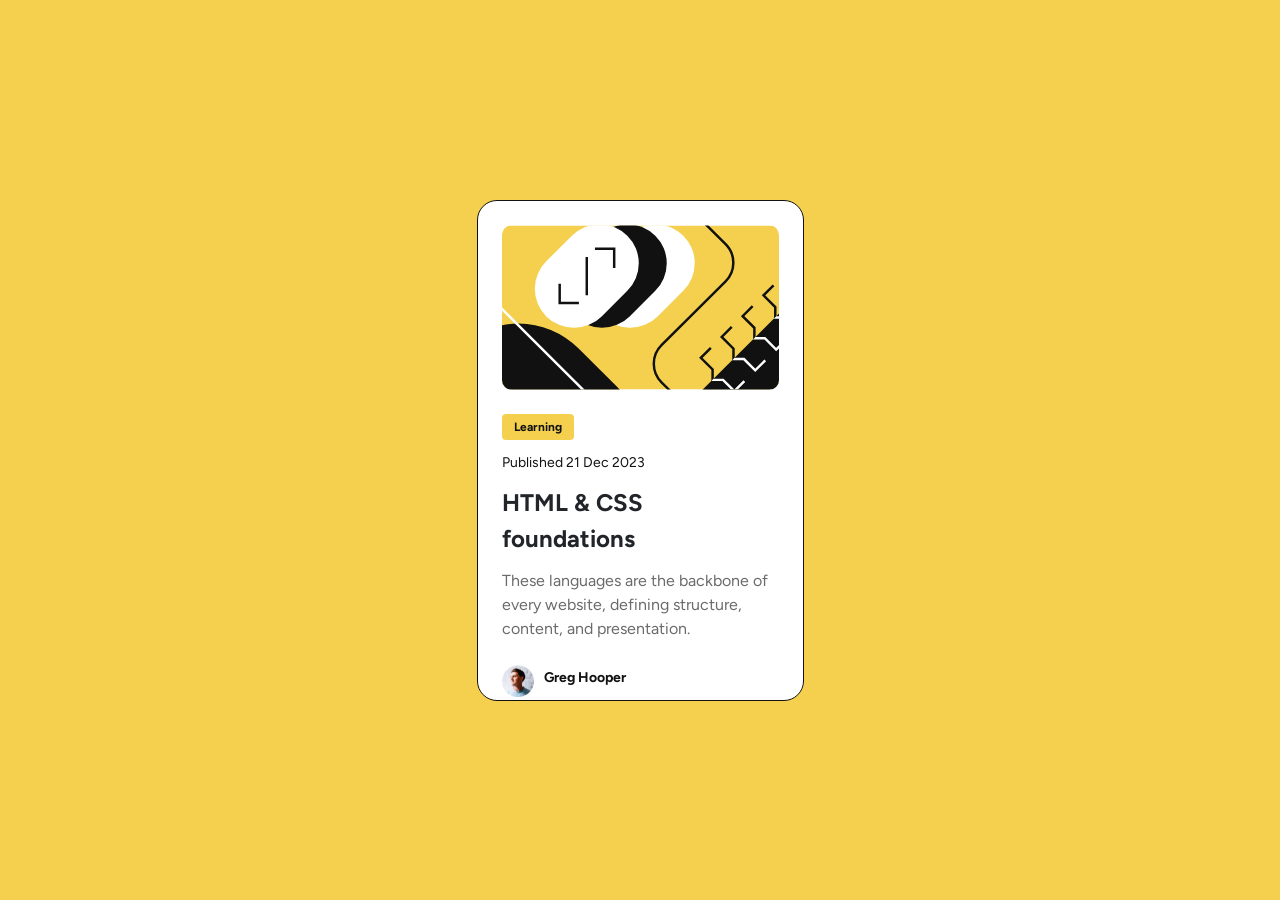
<file: blog-preview-card/index.html>
<!DOCTYPE html>
<html lang="en">

<head>
  <meta charset="UTF-8">
  <meta name="viewport" content="width=device-width, initial-scale=1.0">
  <link rel="icon" type="image/png" sizes="32x32" href="./assets/images/favicon-32x32.png">


  <title>Blog preview card</title>

  <link rel="preconnect" href="https://fonts.googleapis.com">
  <link rel="preconnect" href="https://fonts.gstatic.com" crossorigin>
  <link href="https://fonts.googleapis.com/css2?family=Figtree:ital,wght@0,300..900;1,300..900&display=swap"
    rel="stylesheet">

  <link href="https://cdn.jsdelivr.net/npm/bootstrap@5.3.8/dist/css/bootstrap.min.css" rel="stylesheet"
    integrity="sha384-sRIl4kxILFvY47J16cr9ZwB07vP4J8+LH7qKQnuqkuIAvNWLzeN8tE5YBujZqJLB" crossorigin="anonymous">


  <link rel="stylesheet" href="./style.css">
</head>

<body>
  <main>
    <div class="card d-flex flex-column justify-content-start p-4 gap-4 ">
      <img class="card-img" src="./assets/images/illustration-article.svg" alt="article illustration">
      <div class="card-body d-flex flex-column align-items-start p-0">
        <div class="card-tag gap-2 rounded-1 fw-bold text-center py-1">Learning</div>
        <div class="card-publish-data">Published 21 Dec 2023</div>
        <h2 class="card-title fw-bold text-decoration-none m-0">
          HTML & CSS foundations
        </h2>
        <p class="card-paragraph m-0">These languages are the backbone of every website, defining structure, content,
          and presentation.
        </p>

      </div>

      <div class="card-author d-flex align-items-center">
        <img class="card-author-img" src="./assets/images/image-avatar.webp" alt="greg hooper profile image">
        <h3 class="card-author-name fw-bold">Greg Hooper</h3>
      </div>
    </div>
  </main>
</body>

</html>
</file>
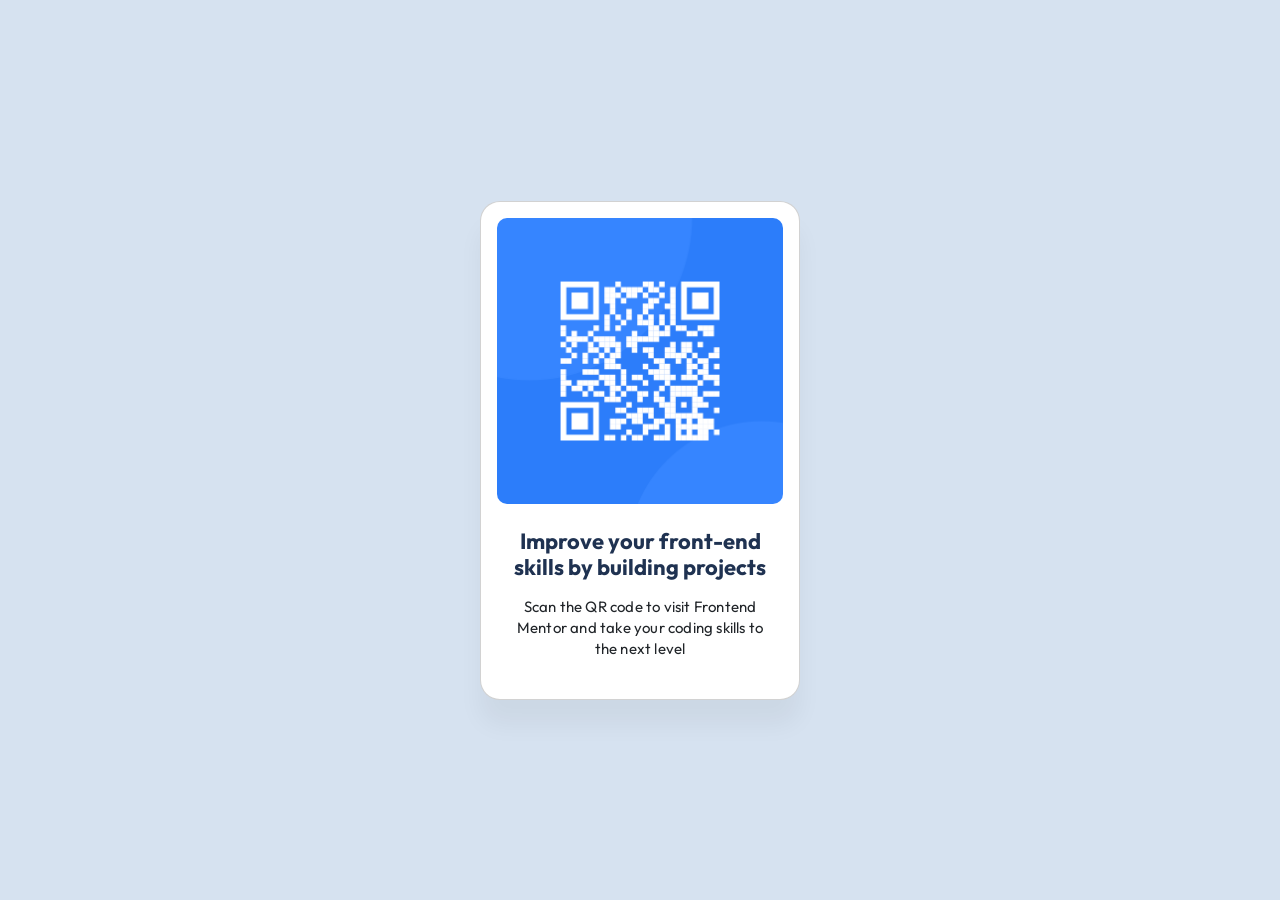
<file: qr-code/index.html>
<!DOCTYPE html>
<html lang="en">

<head>
  <meta charset="UTF-8">
  <meta name="viewport" content="width=device-width, initial-scale=1.0">

  <link rel="icon" type="image/png" sizes="32x32" href="./images/favicon-32x32.png">

  <title>QR Code component</title>

  <link rel="preconnect" href="https://fonts.googleapis.com">
  <link rel="preconnect" href="https://fonts.gstatic.com" crossorigin>
  <link href="https://fonts.googleapis.com/css2?family=Outfit:wght@100..900&display=swap" rel="stylesheet">


  <link href="https://cdn.jsdelivr.net/npm/bootstrap@5.3.8/dist/css/bootstrap.min.css" rel="stylesheet"
    integrity="sha384-sRIl4kxILFvY47J16cr9ZwB07vP4J8+LH7qKQnuqkuIAvNWLzeN8tE5YBujZqJLB" crossorigin="anonymous">
  <link rel="stylesheet" href="./style.css">

</head>

<body>

  <main>

    <div class="card pt-3 px-3 pb-5 gap-4 align-items-center">
      <img class="card-img-top card-img" src="./images/image-qr-code.png" alt="qr code for front-end skills project">
      <div class="card-body d-flex flex-column justify-content-start gap-3 px-3 py-0">
        <h4 class="card-title fw-bold text-center mb-0 ">Improve your front-end skills by building projects</h4>
        <p class="card-paragraph text-center mb-0">
          Scan the QR code to visit Frontend Mentor and take your coding skills
          to the next level</p>
      </div>
    </div>
  </main>

</body>

</html>
</file>
<file: blog-preview-card/style.css>
*,
*::before,
*::after {
    margin: 0px;
    padding: 0px;
}


:root {
    --background: hsl(47, 88%, 63%);

    --white: hsl(0, 0%, 100%);
    --gray500: hsl(0, 0%, 42%);
    --gray950: hsl(0, 0%, 7%);
}

body {
    display: grid;
    place-items: center;
    height: 100vh;
    font-size: 16px;
    font-family: "Figtree", sans-serif;
    background-color: var(--background);
}


.card {
    max-width: 327px;
    max-height: 501px;
    border-radius: 20px;
    border: 1px solid var(--gray950);
    /* flex-direction: column;
    background-color: var(--white);
    justify-content: flex-start;
    display: flex;
    gap: 24px;
    padding: 24px;
    box-shadow: 8px 8px 0px 0px #000; */

}


.card-img {
    border-radius: 10px;
    /* width: 279px;
    height: 200px;
    object-fit: cover; */
}



.card-body {
    gap: 12px;
    /* width: 279px;
    height: 173px; */
    /* display: flex;
    flex-direction: column;
    align-items: flex-start; */
}



.card-tag {
    color: var(--gray950);
    padding-left: 12px;
    padding-right: 12px;
    background-color: var(--background);
    font-size: 12px;
    line-height: 150%;
    letter-spacing: 0px;
    /* text-align: center;
    font-weight: bold;
    gap: 8px;
    border-radius: 4px; */
}

.card-publish-data {
    color: var(--gray950);
    font-size: 14px;
    line-height: 150%;
    letter-spacing: 0px;
}


.card-title {
    font-size: 24px;
    line-height: 150%;
    color: var(--slate900);
    /* text-decoration: none;
     font-weight: bold; */
}


.card-paragraph {
    color: var(--gray500);
}

.card-title:hover {
    color: var(--background);
}


.card-author {
    /* display: flex;
    align-items: center; */
    gap: 10px;
}

.card-author-img {
    width: 32px;
    height: 32px;
}

.card-author-name {
    font-size: 14px;

    line-height: 150%;
    letter-spacing: 0%;
    color: var(--gray950);

}
</file>
<file: qr-code/style.css>
*,
*::before,
*::after {
    margin: 0;
    padding: 0;
}

:root {
    --white: hsl(0, 0%, 100%);
    --slate300: hsl(212, 45%, 89%);
    --slate500: hsl(216, 15%, 48%);
    --slate900: hsl(218, 44%, 22%);
}


body {
    display: grid;
    place-items: center;
    height: 100vh;
    font-size: 15px;
    color: var(--slate900);
    background-color: var(--slate300);
    font-family: "Outfit", sans-serif;
}

.card {
    max-width: 320px;
    max-height: 499px;
    box-shadow: 0px 25px 25px 0px rgba(0, 0, 0, 0.0477);
    border-radius: 20px;
    /* display: flex;
    align-items: center;
    flex-direction: column; 
    gap: 24px;
    padding: 16px 16px 40px 16px;
     */
}

.card-img {
    border-radius: 10px;
    /* max-width: 288px;
    max-height: 288px; */
    /* object-fit: cover; */
}


/* .card-body {
    display: flex;
    flex-direction: column;
    justify-content: flex-start;
    gap: 16px;
    padding: 0 16px;
} */

.card-title {
    font-size: 22px;
    color: var(--slate900);
    line-height: 120%;
    /* max-width: 256px;
    max-height: 52px;
    font-weight: bold;
    text-align: center; */
}

.card-paragraph {
    line-height: 140%;
    letter-spacing: 0.2px;
    /* max-width: 256px; */
    /* font-size: 15px; */
    /* text-align: center; */

}

/* footer {
    position: fixed;
    bottom: 0px;
    right: 0px;
    left: 0px;
    text-align: center;
    padding: 20px;
} */
</file>
